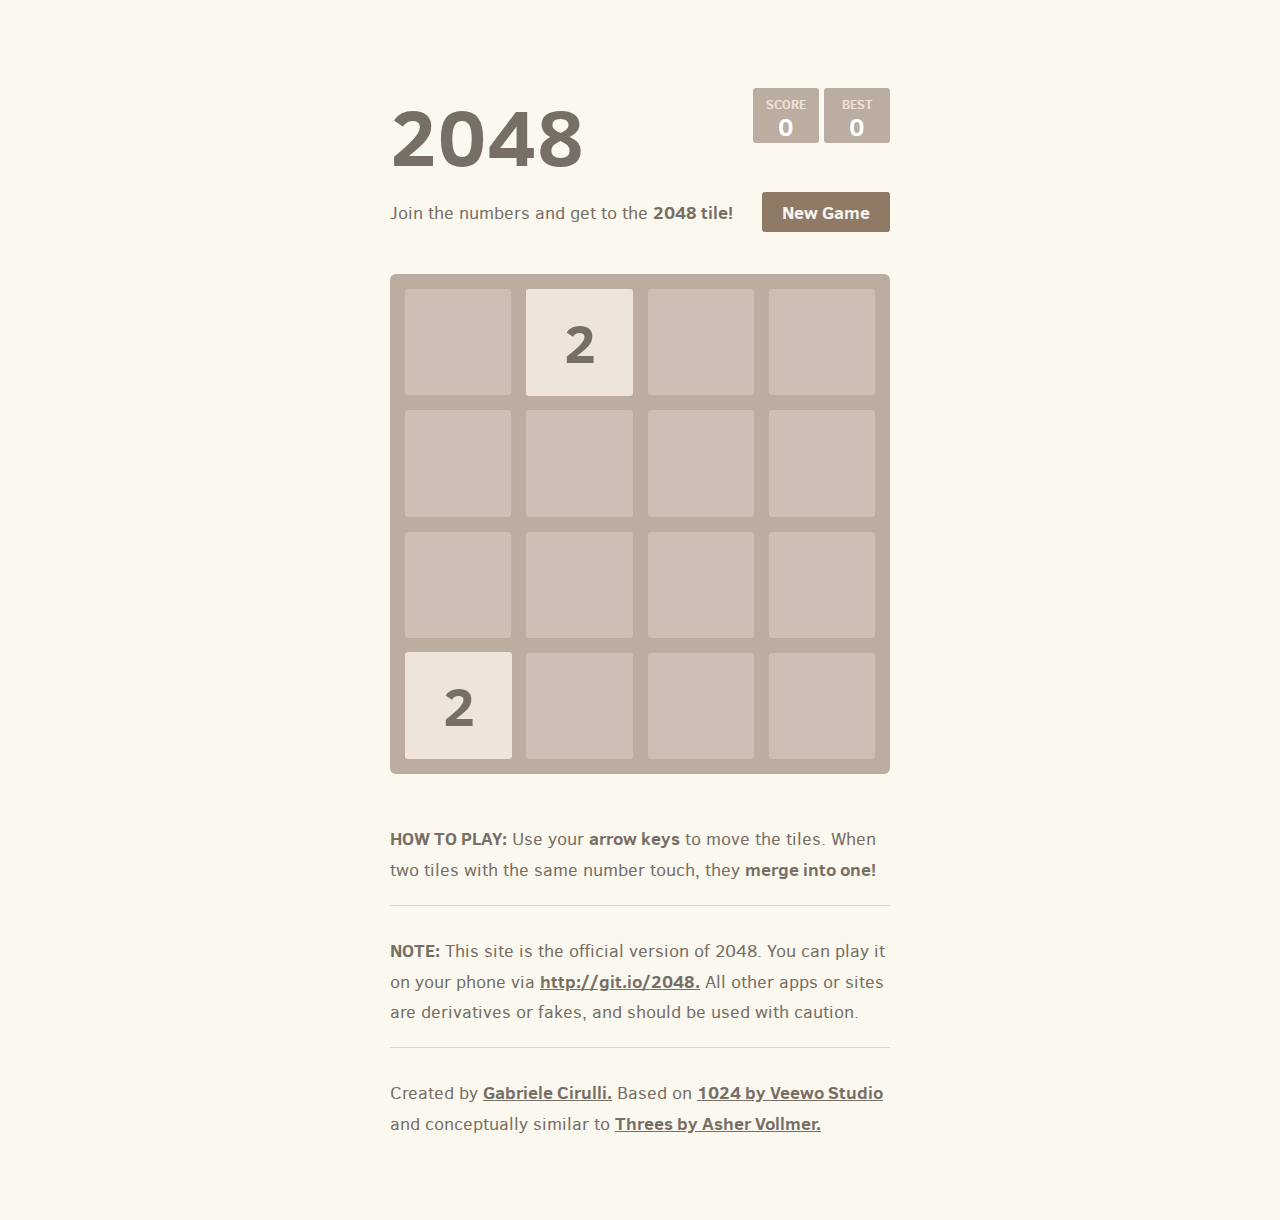
<file: index.html>
<!DOCTYPE html>
<html>
<head>
  <meta charset="utf-8">
  <title>2048</title>

  <link href="style/main.css" rel="stylesheet" type="text/css">
  <link rel="shortcut icon" href="favicon.ico">
  <link rel="apple-touch-icon" href="meta/apple-touch-icon.png">
  <link rel="apple-touch-startup-image" href="meta/apple-touch-startup-image-640x1096.png" media="(device-width: 320px) and (device-height: 568px) and (-webkit-device-pixel-ratio: 2)"> <!-- iPhone 5+ -->
  <link rel="apple-touch-startup-image" href="meta/apple-touch-startup-image-640x920.png"  media="(device-width: 320px) and (device-height: 480px) and (-webkit-device-pixel-ratio: 2)"> <!-- iPhone, retina -->
  <meta name="apple-mobile-web-app-capable" content="yes">
  <meta name="apple-mobile-web-app-status-bar-style" content="black">

  <meta name="HandheldFriendly" content="True">
  <meta name="MobileOptimized" content="320">
  <meta name="viewport" content="width=device-width, target-densitydpi=160dpi, initial-scale=1.0, maximum-scale=1, user-scalable=no, minimal-ui">
</head>
<body>
  <div class="container">
    <div class="heading">
      <h1 class="title">2048</h1>
      <div class="scores-container">
        <div class="score-container">0</div>
        <div class="best-container">0</div>
      </div>
    </div>

    <div class="above-game">
      <p class="game-intro">Join the numbers and get to the <strong>2048 tile!</strong></p>
      <a class="restart-button">New Game</a>
    </div>

    <div class="game-container">
      <div class="game-message">
        <p></p>
        <div class="lower">
	        <a class="keep-playing-button">Keep going</a>
          <a class="retry-button">Try again</a>
        </div>
      </div>

      <div class="grid-container">
        <div class="grid-row">
          <div class="grid-cell"></div>
          <div class="grid-cell"></div>
          <div class="grid-cell"></div>
          <div class="grid-cell"></div>
        </div>
        <div class="grid-row">
          <div class="grid-cell"></div>
          <div class="grid-cell"></div>
          <div class="grid-cell"></div>
          <div class="grid-cell"></div>
        </div>
        <div class="grid-row">
          <div class="grid-cell"></div>
          <div class="grid-cell"></div>
          <div class="grid-cell"></div>
          <div class="grid-cell"></div>
        </div>
        <div class="grid-row">
          <div class="grid-cell"></div>
          <div class="grid-cell"></div>
          <div class="grid-cell"></div>
          <div class="grid-cell"></div>
        </div>
      </div>

      <div class="tile-container">

      </div>
    </div>

    <p class="game-explanation">
      <strong class="important">How to play:</strong> Use your <strong>arrow keys</strong> to move the tiles. When two tiles with the same number touch, they <strong>merge into one!</strong>
    </p>
    <hr>
    <p>
    <strong class="important">Note:</strong> This site is the official version of 2048. You can play it on your phone via <a href="http://git.io/2048">http://git.io/2048.</a> All other apps or sites are derivatives or fakes, and should be used with caution.
    </p>
    <hr>
    <p>
    Created by <a href="http://gabrielecirulli.com" target="_blank">Gabriele Cirulli.</a> Based on <a href="https://itunes.apple.com/us/app/1024!/id823499224" target="_blank">1024 by Veewo Studio</a> and conceptually similar to <a href="http://asherv.com/threes/" target="_blank">Threes by Asher Vollmer.</a>
    </p>
  </div>

  <script src="js/bind_polyfill.js"></script>
  <script src="js/classlist_polyfill.js"></script>
  <script src="js/animframe_polyfill.js"></script>
  <script src="js/keyboard_input_manager.js"></script>
  <script src="js/html_actuator.js"></script>
  <script src="js/grid.js"></script>
  <script src="js/tile.js"></script>
  <script src="js/local_storage_manager.js"></script>
  <script src="js/game_manager.js"></script>
  <script src="js/application.js"></script>
</body>
</html>
</file>
<file: style/main.css>
@import url(fonts/clear-sans.css);
html, body {
  margin: 0;
  padding: 0;
  background: #faf8ef;
  color: #776e65;
  font-family: "Clear Sans", "Helvetica Neue", Arial, sans-serif;
  font-size: 18px; }

body {
  margin: 80px 0; }

.heading:after {
  content: "";
  display: block;
  clear: both; }

h1.title {
  font-size: 80px;
  font-weight: bold;
  margin: 0;
  display: block;
  float: left; }

@-webkit-keyframes move-up {
  0% {
    top: 25px;
    opacity: 1; }

  100% {
    top: -50px;
    opacity: 0; } }
@-moz-keyframes move-up {
  0% {
    top: 25px;
    opacity: 1; }

  100% {
    top: -50px;
    opacity: 0; } }
@keyframes move-up {
  0% {
    top: 25px;
    opacity: 1; }

  100% {
    top: -50px;
    opacity: 0; } }
.scores-container {
  float: right;
  text-align: right; }

.score-container, .best-container {
  position: relative;
  display: inline-block;
  background: #bbada0;
  padding: 15px 25px;
  font-size: 25px;
  height: 25px;
  line-height: 47px;
  font-weight: bold;
  border-radius: 3px;
  color: white;
  margin-top: 8px;
  text-align: center; }
  .score-container:after, .best-container:after {
    position: absolute;
    width: 100%;
    top: 10px;
    left: 0;
    text-transform: uppercase;
    font-size: 13px;
    line-height: 13px;
    text-align: center;
    color: #eee4da; }
  .score-container .score-addition, .best-container .score-addition {
    position: absolute;
    right: 30px;
    color: red;
    font-size: 25px;
    line-height: 25px;
    font-weight: bold;
    color: rgba(119, 110, 101, 0.9);
    z-index: 100;
    -webkit-animation: move-up 600ms ease-in;
    -moz-animation: move-up 600ms ease-in;
    animation: move-up 600ms ease-in;
    -webkit-animation-fill-mode: both;
    -moz-animation-fill-mode: both;
    animation-fill-mode: both; }

.score-container:after {
  content: "Score"; }

.best-container:after {
  content: "Best"; }

p {
  margin-top: 0;
  margin-bottom: 10px;
  line-height: 1.65; }

a {
  color: #776e65;
  font-weight: bold;
  text-decoration: underline;
  cursor: pointer; }

strong.important {
  text-transform: uppercase; }

hr {
  border: none;
  border-bottom: 1px solid #d8d4d0;
  margin-top: 20px;
  margin-bottom: 30px; }

.container {
  width: 500px;
  margin: 0 auto; }

@-webkit-keyframes fade-in {
  0% {
    opacity: 0; }

  100% {
    opacity: 1; } }
@-moz-keyframes fade-in {
  0% {
    opacity: 0; }

  100% {
    opacity: 1; } }
@keyframes fade-in {
  0% {
    opacity: 0; }

  100% {
    opacity: 1; } }
.game-container {
  margin-top: 40px;
  position: relative;
  padding: 15px;
  cursor: default;
  -webkit-touch-callout: none;
  -ms-touch-callout: none;
  -webkit-user-select: none;
  -moz-user-select: none;
  -ms-user-select: none;
  -ms-touch-action: none;
  touch-action: none;
  background: #bbada0;
  border-radius: 6px;
  width: 500px;
  height: 500px;
  -webkit-box-sizing: border-box;
  -moz-box-sizing: border-box;
  box-sizing: border-box; }
  .game-container .game-message {
    display: none;
    position: absolute;
    top: 0;
    right: 0;
    bottom: 0;
    left: 0;
    background: rgba(238, 228, 218, 0.5);
    z-index: 100;
    text-align: center;
    -webkit-animation: fade-in 800ms ease 1200ms;
    -moz-animation: fade-in 800ms ease 1200ms;
    animation: fade-in 800ms ease 1200ms;
    -webkit-animation-fill-mode: both;
    -moz-animation-fill-mode: both;
    animation-fill-mode: both; }
    .game-container .game-message p {
      font-size: 60px;
      font-weight: bold;
      height: 60px;
      line-height: 60px;
      margin-top: 222px; }
    .game-container .game-message .lower {
      display: block;
      margin-top: 59px; }
    .game-container .game-message a {
      display: inline-block;
      background: #8f7a66;
      border-radius: 3px;
      padding: 0 20px;
      text-decoration: none;
      color: #f9f6f2;
      height: 40px;
      line-height: 42px;
      margin-left: 9px; }
      .game-container .game-message a.keep-playing-button {
        display: none; }
    .game-container .game-message.game-won {
      background: rgba(237, 194, 46, 0.5);
      color: #f9f6f2; }
      .game-container .game-message.game-won a.keep-playing-button {
        display: inline-block; }
    .game-container .game-message.game-won, .game-container .game-message.game-over {
      display: block; }

.grid-container {
  position: absolute;
  z-index: 1; }

.grid-row {
  margin-bottom: 15px; }
  .grid-row:last-child {
    margin-bottom: 0; }
  .grid-row:after {
    content: "";
    display: block;
    clear: both; }

.grid-cell {
  width: 106.25px;
  height: 106.25px;
  margin-right: 15px;
  float: left;
  border-radius: 3px;
  background: rgba(238, 228, 218, 0.35); }
  .grid-cell:last-child {
    margin-right: 0; }

.tile-container {
  position: absolute;
  z-index: 2; }

.tile, .tile .tile-inner {
  width: 107px;
  height: 107px;
  line-height: 107px; }
.tile.tile-position-1-1 {
  -webkit-transform: translate(0px, 0px);
  -moz-transform: translate(0px, 0px);
  -ms-transform: translate(0px, 0px);
  transform: translate(0px, 0px); }
.tile.tile-position-1-2 {
  -webkit-transform: translate(0px, 121px);
  -moz-transform: translate(0px, 121px);
  -ms-transform: translate(0px, 121px);
  transform: translate(0px, 121px); }
.tile.tile-position-1-3 {
  -webkit-transform: translate(0px, 242px);
  -moz-transform: translate(0px, 242px);
  -ms-transform: translate(0px, 242px);
  transform: translate(0px, 242px); }
.tile.tile-position-1-4 {
  -webkit-transform: translate(0px, 363px);
  -moz-transform: translate(0px, 363px);
  -ms-transform: translate(0px, 363px);
  transform: translate(0px, 363px); }
.tile.tile-position-2-1 {
  -webkit-transform: translate(121px, 0px);
  -moz-transform: translate(121px, 0px);
  -ms-transform: translate(121px, 0px);
  transform: translate(121px, 0px); }
.tile.tile-position-2-2 {
  -webkit-transform: translate(121px, 121px);
  -moz-transform: translate(121px, 121px);
  -ms-transform: translate(121px, 121px);
  transform: translate(121px, 121px); }
.tile.tile-position-2-3 {
  -webkit-transform: translate(121px, 242px);
  -moz-transform: translate(121px, 242px);
  -ms-transform: translate(121px, 242px);
  transform: translate(121px, 242px); }
.tile.tile-position-2-4 {
  -webkit-transform: translate(121px, 363px);
  -moz-transform: translate(121px, 363px);
  -ms-transform: translate(121px, 363px);
  transform: translate(121px, 363px); }
.tile.tile-position-3-1 {
  -webkit-transform: translate(242px, 0px);
  -moz-transform: translate(242px, 0px);
  -ms-transform: translate(242px, 0px);
  transform: translate(242px, 0px); }
.tile.tile-position-3-2 {
  -webkit-transform: translate(242px, 121px);
  -moz-transform: translate(242px, 121px);
  -ms-transform: translate(242px, 121px);
  transform: translate(242px, 121px); }
.tile.tile-position-3-3 {
  -webkit-transform: translate(242px, 242px);
  -moz-transform: translate(242px, 242px);
  -ms-transform: translate(242px, 242px);
  transform: translate(242px, 242px); }
.tile.tile-position-3-4 {
  -webkit-transform: translate(242px, 363px);
  -moz-transform: translate(242px, 363px);
  -ms-transform: translate(242px, 363px);
  transform: translate(242px, 363px); }
.tile.tile-position-4-1 {
  -webkit-transform: translate(363px, 0px);
  -moz-transform: translate(363px, 0px);
  -ms-transform: translate(363px, 0px);
  transform: translate(363px, 0px); }
.tile.tile-position-4-2 {
  -webkit-transform: translate(363px, 121px);
  -moz-transform: translate(363px, 121px);
  -ms-transform: translate(363px, 121px);
  transform: translate(363px, 121px); }
.tile.tile-position-4-3 {
  -webkit-transform: translate(363px, 242px);
  -moz-transform: translate(363px, 242px);
  -ms-transform: translate(363px, 242px);
  transform: translate(363px, 242px); }
.tile.tile-position-4-4 {
  -webkit-transform: translate(363px, 363px);
  -moz-transform: translate(363px, 363px);
  -ms-transform: translate(363px, 363px);
  transform: translate(363px, 363px); }

.tile {
  position: absolute;
  -webkit-transition: 100ms ease-in-out;
  -moz-transition: 100ms ease-in-out;
  transition: 100ms ease-in-out;
  -webkit-transition-property: -webkit-transform;
  -moz-transition-property: -moz-transform;
  transition-property: transform; }
  .tile .tile-inner {
    border-radius: 3px;
    background: #eee4da;
    text-align: center;
    font-weight: bold;
    z-index: 10;
    font-size: 55px; }
  .tile.tile-2 .tile-inner {
    background: #eee4da;
    box-shadow: 0 0 30px 10px rgba(243, 215, 116, 0), inset 0 0 0 1px rgba(255, 255, 255, 0); }
  .tile.tile-4 .tile-inner {
    background: #ede0c8;
    box-shadow: 0 0 30px 10px rgba(243, 215, 116, 0), inset 0 0 0 1px rgba(255, 255, 255, 0); }
  .tile.tile-8 .tile-inner {
    color: #f9f6f2;
    background: #f2b179; }
  .tile.tile-16 .tile-inner {
    color: #f9f6f2;
    background: #f59563; }
  .tile.tile-32 .tile-inner {
    color: #f9f6f2;
    background: #f67c5f; }
  .tile.tile-64 .tile-inner {
    color: #f9f6f2;
    background: #f65e3b; }
  .tile.tile-128 .tile-inner {
    color: #f9f6f2;
    background: #edcf72;
    box-shadow: 0 0 30px 10px rgba(243, 215, 116, 0.2381), inset 0 0 0 1px rgba(255, 255, 255, 0.14286);
    font-size: 45px; }
    @media screen and (max-width: 520px) {
      .tile.tile-128 .tile-inner {
        font-size: 25px; } }
  .tile.tile-256 .tile-inner {
    color: #f9f6f2;
    background: #edcc61;
    box-shadow: 0 0 30px 10px rgba(243, 215, 116, 0.31746), inset 0 0 0 1px rgba(255, 255, 255, 0.19048);
    font-size: 45px; }
    @media screen and (max-width: 520px) {
      .tile.tile-256 .tile-inner {
        font-size: 25px; } }
  .tile.tile-512 .tile-inner {
    color: #f9f6f2;
    background: #edc850;
    box-shadow: 0 0 30px 10px rgba(243, 215, 116, 0.39683), inset 0 0 0 1px rgba(255, 255, 255, 0.2381);
    font-size: 45px; }
    @media screen and (max-width: 520px) {
      .tile.tile-512 .tile-inner {
        font-size: 25px; } }
  .tile.tile-1024 .tile-inner {
    color: #f9f6f2;
    background: #edc53f;
    box-shadow: 0 0 30px 10px rgba(243, 215, 116, 0.47619), inset 0 0 0 1px rgba(255, 255, 255, 0.28571);
    font-size: 35px; }
    @media screen and (max-width: 520px) {
      .tile.tile-1024 .tile-inner {
        font-size: 15px; } }
  .tile.tile-2048 .tile-inner {
    color: #f9f6f2;
    background: #edc22e;
    box-shadow: 0 0 30px 10px rgba(243, 215, 116, 0.55556), inset 0 0 0 1px rgba(255, 255, 255, 0.33333);
    font-size: 35px; }
    @media screen and (max-width: 520px) {
      .tile.tile-2048 .tile-inner {
        font-size: 15px; } }
  .tile.tile-super .tile-inner {
    color: #f9f6f2;
    background: #3c3a32;
    font-size: 30px; }
    @media screen and (max-width: 520px) {
      .tile.tile-super .tile-inner {
        font-size: 10px; } }

@-webkit-keyframes appear {
  0% {
    opacity: 0;
    -webkit-transform: scale(0);
    -moz-transform: scale(0);
    -ms-transform: scale(0);
    transform: scale(0); }

  100% {
    opacity: 1;
    -webkit-transform: scale(1);
    -moz-transform: scale(1);
    -ms-transform: scale(1);
    transform: scale(1); } }
@-moz-keyframes appear {
  0% {
    opacity: 0;
    -webkit-transform: scale(0);
    -moz-transform: scale(0);
    -ms-transform: scale(0);
    transform: scale(0); }

  100% {
    opacity: 1;
    -webkit-transform: scale(1);
    -moz-transform: scale(1);
    -ms-transform: scale(1);
    transform: scale(1); } }
@keyframes appear {
  0% {
    opacity: 0;
    -webkit-transform: scale(0);
    -moz-transform: scale(0);
    -ms-transform: scale(0);
    transform: scale(0); }

  100% {
    opacity: 1;
    -webkit-transform: scale(1);
    -moz-transform: scale(1);
    -ms-transform: scale(1);
    transform: scale(1); } }
.tile-new .tile-inner {
  -webkit-animation: appear 200ms ease 100ms;
  -moz-animation: appear 200ms ease 100ms;
  animation: appear 200ms ease 100ms;
  -webkit-animation-fill-mode: backwards;
  -moz-animation-fill-mode: backwards;
  animation-fill-mode: backwards; }

@-webkit-keyframes pop {
  0% {
    -webkit-transform: scale(0);
    -moz-transform: scale(0);
    -ms-transform: scale(0);
    transform: scale(0); }

  50% {
    -webkit-transform: scale(1.2);
    -moz-transform: scale(1.2);
    -ms-transform: scale(1.2);
    transform: scale(1.2); }

  100% {
    -webkit-transform: scale(1);
    -moz-transform: scale(1);
    -ms-transform: scale(1);
    transform: scale(1); } }
@-moz-keyframes pop {
  0% {
    -webkit-transform: scale(0);
    -moz-transform: scale(0);
    -ms-transform: scale(0);
    transform: scale(0); }

  50% {
    -webkit-transform: scale(1.2);
    -moz-transform: scale(1.2);
    -ms-transform: scale(1.2);
    transform: scale(1.2); }

  100% {
    -webkit-transform: scale(1);
    -moz-transform: scale(1);
    -ms-transform: scale(1);
    transform: scale(1); } }
@keyframes pop {
  0% {
    -webkit-transform: scale(0);
    -moz-transform: scale(0);
    -ms-transform: scale(0);
    transform: scale(0); }

  50% {
    -webkit-transform: scale(1.2);
    -moz-transform: scale(1.2);
    -ms-transform: scale(1.2);
    transform: scale(1.2); }

  100% {
    -webkit-transform: scale(1);
    -moz-transform: scale(1);
    -ms-transform: scale(1);
    transform: scale(1); } }
.tile-merged .tile-inner {
  z-index: 20;
  -webkit-animation: pop 200ms ease 100ms;
  -moz-animation: pop 200ms ease 100ms;
  animation: pop 200ms ease 100ms;
  -webkit-animation-fill-mode: backwards;
  -moz-animation-fill-mode: backwards;
  animation-fill-mode: backwards; }

.above-game:after {
  content: "";
  display: block;
  clear: both; }

.game-intro {
  float: left;
  line-height: 42px;
  margin-bottom: 0; }

.restart-button {
  display: inline-block;
  background: #8f7a66;
  border-radius: 3px;
  padding: 0 20px;
  text-decoration: none;
  color: #f9f6f2;
  height: 40px;
  line-height: 42px;
  display: block;
  text-align: center;
  float: right; }

.game-explanation {
  margin-top: 50px; }

@media screen and (max-width: 520px) {
  html, body {
    font-size: 15px; }

  body {
    margin: 20px 0;
    padding: 0 20px; }

  h1.title {
    font-size: 27px;
    margin-top: 15px; }

  .container {
    width: 280px;
    margin: 0 auto; }

  .score-container, .best-container {
    margin-top: 0;
    padding: 15px 10px;
    min-width: 40px; }

  .heading {
    margin-bottom: 10px; }

  .game-intro {
    width: 55%;
    display: block;
    box-sizing: border-box;
    line-height: 1.65; }

  .restart-button {
    width: 42%;
    padding: 0;
    display: block;
    box-sizing: border-box;
    margin-top: 2px; }

  .game-container {
    margin-top: 17px;
    position: relative;
    padding: 10px;
    cursor: default;
    -webkit-touch-callout: none;
    -ms-touch-callout: none;
    -webkit-user-select: none;
    -moz-user-select: none;
    -ms-user-select: none;
    -ms-touch-action: none;
    touch-action: none;
    background: #bbada0;
    border-radius: 6px;
    width: 280px;
    height: 280px;
    -webkit-box-sizing: border-box;
    -moz-box-sizing: border-box;
    box-sizing: border-box; }
    .game-container .game-message {
      display: none;
      position: absolute;
      top: 0;
      right: 0;
      bottom: 0;
      left: 0;
      background: rgba(238, 228, 218, 0.5);
      z-index: 100;
      text-align: center;
      -webkit-animation: fade-in 800ms ease 1200ms;
      -moz-animation: fade-in 800ms ease 1200ms;
      animation: fade-in 800ms ease 1200ms;
      -webkit-animation-fill-mode: both;
      -moz-animation-fill-mode: both;
      animation-fill-mode: both; }
      .game-container .game-message p {
        font-size: 60px;
        font-weight: bold;
        height: 60px;
        line-height: 60px;
        margin-top: 222px; }
      .game-container .game-message .lower {
        display: block;
        margin-top: 59px; }
      .game-container .game-message a {
        display: inline-block;
        background: #8f7a66;
        border-radius: 3px;
        padding: 0 20px;
        text-decoration: none;
        color: #f9f6f2;
        height: 40px;
        line-height: 42px;
        margin-left: 9px; }
        .game-container .game-message a.keep-playing-button {
          display: none; }
      .game-container .game-message.game-won {
        background: rgba(237, 194, 46, 0.5);
        color: #f9f6f2; }
        .game-container .game-message.game-won a.keep-playing-button {
          display: inline-block; }
      .game-container .game-message.game-won, .game-container .game-message.game-over {
        display: block; }

  .grid-container {
    position: absolute;
    z-index: 1; }

  .grid-row {
    margin-bottom: 10px; }
    .grid-row:last-child {
      margin-bottom: 0; }
    .grid-row:after {
      content: "";
      display: block;
      clear: both; }

  .grid-cell {
    width: 57.5px;
    height: 57.5px;
    margin-right: 10px;
    float: left;
    border-radius: 3px;
    background: rgba(238, 228, 218, 0.35); }
    .grid-cell:last-child {
      margin-right: 0; }

  .tile-container {
    position: absolute;
    z-index: 2; }

  .tile, .tile .tile-inner {
    width: 58px;
    height: 58px;
    line-height: 58px; }
  .tile.tile-position-1-1 {
    -webkit-transform: translate(0px, 0px);
    -moz-transform: translate(0px, 0px);
    -ms-transform: translate(0px, 0px);
    transform: translate(0px, 0px); }
  .tile.tile-position-1-2 {
    -webkit-transform: translate(0px, 67px);
    -moz-transform: translate(0px, 67px);
    -ms-transform: translate(0px, 67px);
    transform: translate(0px, 67px); }
  .tile.tile-position-1-3 {
    -webkit-transform: translate(0px, 135px);
    -moz-transform: translate(0px, 135px);
    -ms-transform: translate(0px, 135px);
    transform: translate(0px, 135px); }
  .tile.tile-position-1-4 {
    -webkit-transform: translate(0px, 202px);
    -moz-transform: translate(0px, 202px);
    -ms-transform: translate(0px, 202px);
    transform: translate(0px, 202px); }
  .tile.tile-position-2-1 {
    -webkit-transform: translate(67px, 0px);
    -moz-transform: translate(67px, 0px);
    -ms-transform: translate(67px, 0px);
    transform: translate(67px, 0px); }
  .tile.tile-position-2-2 {
    -webkit-transform: translate(67px, 67px);
    -moz-transform: translate(67px, 67px);
    -ms-transform: translate(67px, 67px);
    transform: translate(67px, 67px); }
  .tile.tile-position-2-3 {
    -webkit-transform: translate(67px, 135px);
    -moz-transform: translate(67px, 135px);
    -ms-transform: translate(67px, 135px);
    transform: translate(67px, 135px); }
  .tile.tile-position-2-4 {
    -webkit-transform: translate(67px, 202px);
    -moz-transform: translate(67px, 202px);
    -ms-transform: translate(67px, 202px);
    transform: translate(67px, 202px); }
  .tile.tile-position-3-1 {
    -webkit-transform: translate(135px, 0px);
    -moz-transform: translate(135px, 0px);
    -ms-transform: translate(135px, 0px);
    transform: translate(135px, 0px); }
  .tile.tile-position-3-2 {
    -webkit-transform: translate(135px, 67px);
    -moz-transform: translate(135px, 67px);
    -ms-transform: translate(135px, 67px);
    transform: translate(135px, 67px); }
  .tile.tile-position-3-3 {
    -webkit-transform: translate(135px, 135px);
    -moz-transform: translate(135px, 135px);
    -ms-transform: translate(135px, 135px);
    transform: translate(135px, 135px); }
  .tile.tile-position-3-4 {
    -webkit-transform: translate(135px, 202px);
    -moz-transform: translate(135px, 202px);
    -ms-transform: translate(135px, 202px);
    transform: translate(135px, 202px); }
  .tile.tile-position-4-1 {
    -webkit-transform: translate(202px, 0px);
    -moz-transform: translate(202px, 0px);
    -ms-transform: translate(202px, 0px);
    transform: translate(202px, 0px); }
  .tile.tile-position-4-2 {
    -webkit-transform: translate(202px, 67px);
    -moz-transform: translate(202px, 67px);
    -ms-transform: translate(202px, 67px);
    transform: translate(202px, 67px); }
  .tile.tile-position-4-3 {
    -webkit-transform: translate(202px, 135px);
    -moz-transform: translate(202px, 135px);
    -ms-transform: translate(202px, 135px);
    transform: translate(202px, 135px); }
  .tile.tile-position-4-4 {
    -webkit-transform: translate(202px, 202px);
    -moz-transform: translate(202px, 202px);
    -ms-transform: translate(202px, 202px);
    transform: translate(202px, 202px); }

  .tile .tile-inner {
    font-size: 35px; }

  .game-message p {
    font-size: 30px !important;
    height: 30px !important;
    line-height: 30px !important;
    margin-top: 90px !important; }
  .game-message .lower {
    margin-top: 30px !important; } }
</file>
